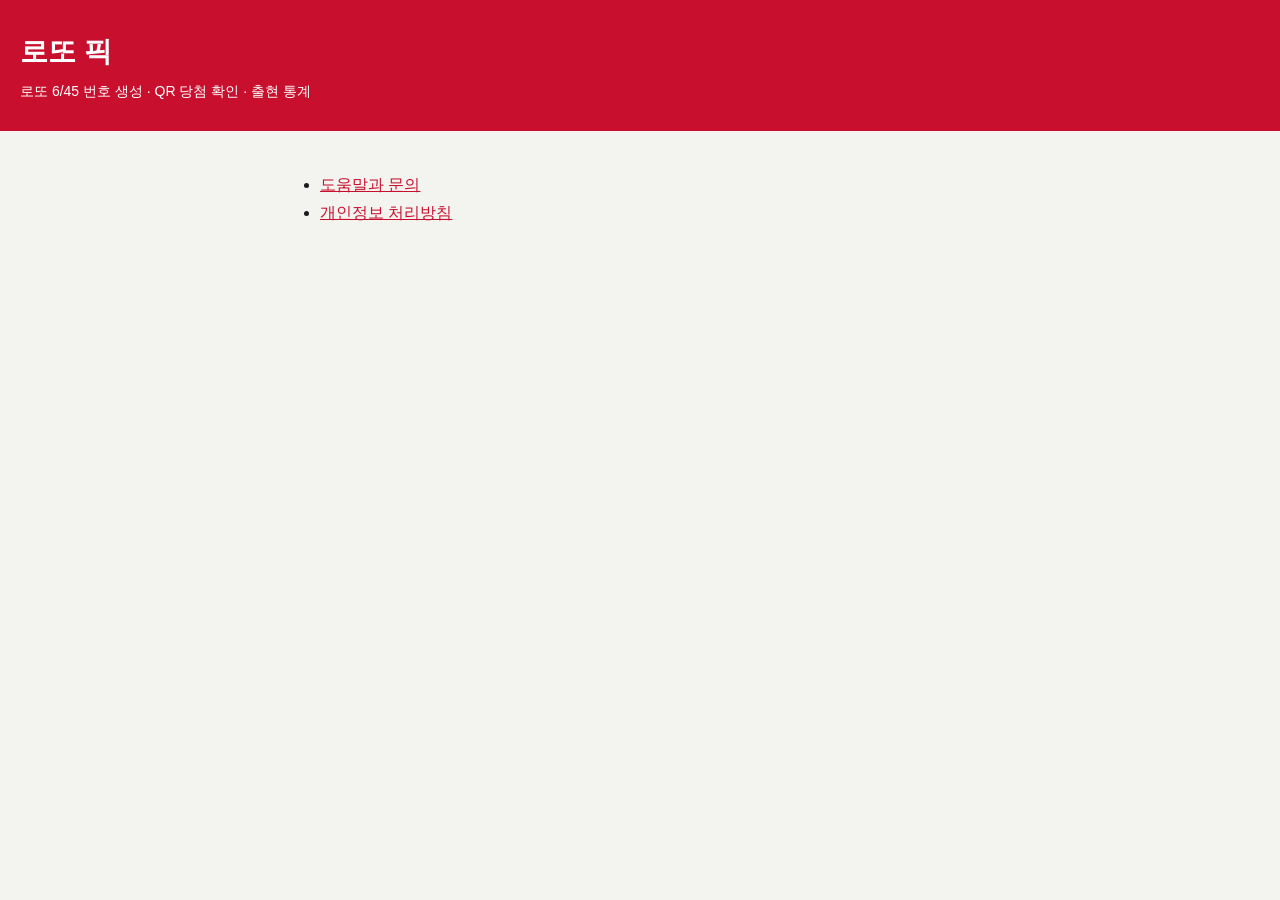
<file: index.html>
<!doctype html>
<html lang="ko">
<head>
<meta charset="utf-8">
<meta name="viewport" content="width=device-width,initial-scale=1">
<title>로또 픽</title>
<link rel="stylesheet" href="style.css">
</head>
<body>
<header><h1>로또 픽</h1><p>로또 6/45 번호 생성 · QR 당첨 확인 · 출현 통계</p></header>
<main>
<ul>
<li><a href="support.html">도움말과 문의</a></li>
<li><a href="privacy.html">개인정보 처리방침</a></li>
</ul>
</main>
</body>
</html>
</file>
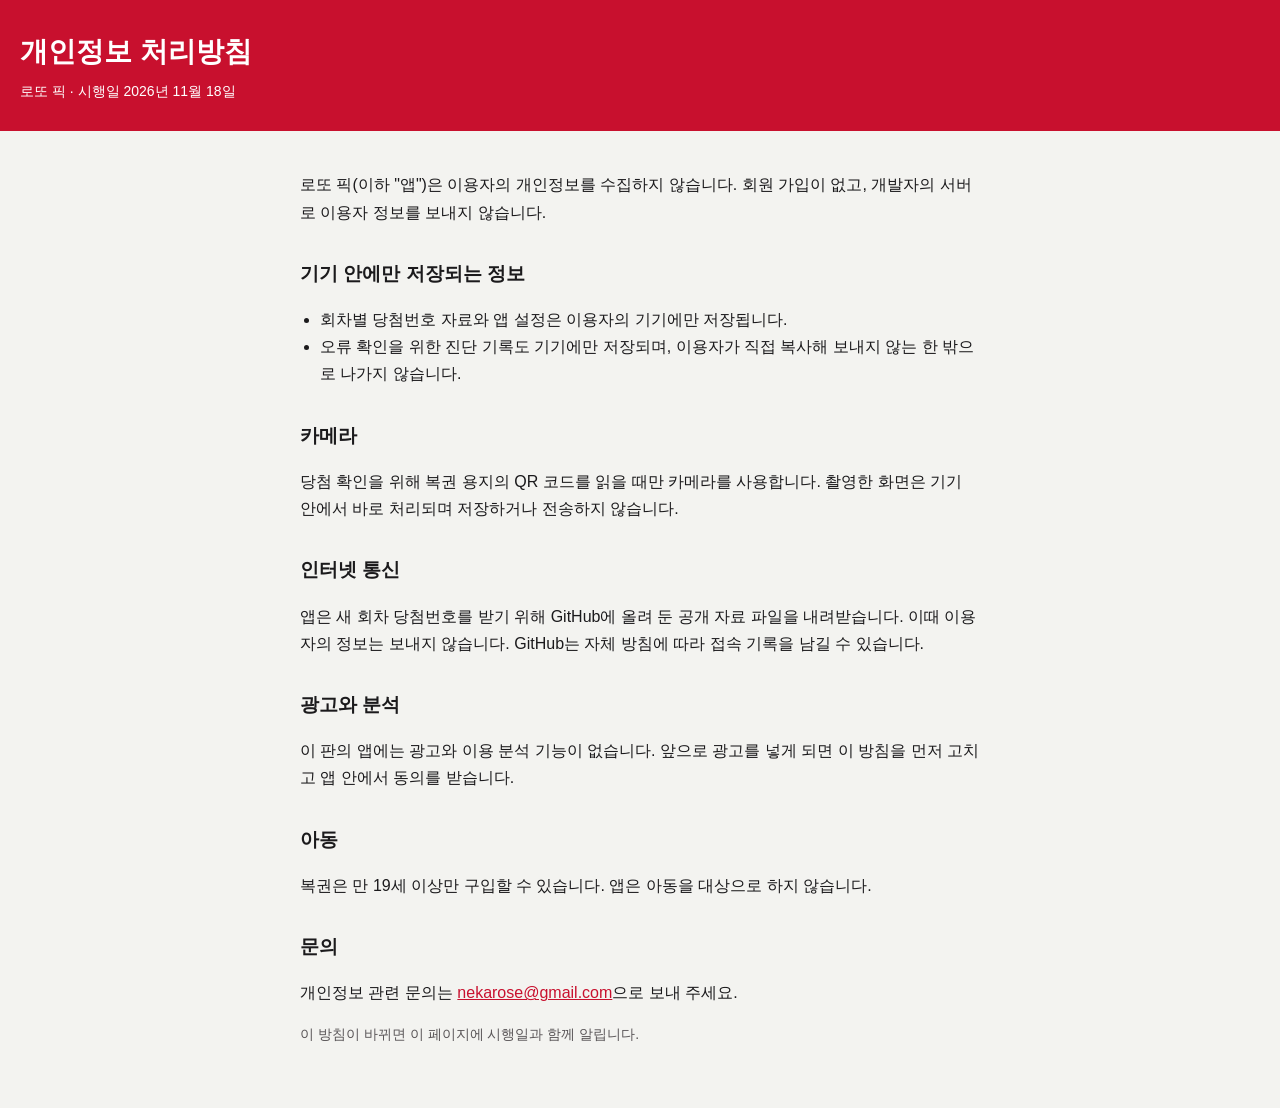
<file: privacy.html>
<!doctype html>
<html lang="ko">
<head>
<meta charset="utf-8">
<meta name="viewport" content="width=device-width,initial-scale=1">
<title>로또 픽 개인정보 처리방침</title>
<link rel="stylesheet" href="style.css">
</head>
<body>
<header><h1>개인정보 처리방침</h1><p>로또 픽 · 시행일 2026년 11월 18일</p></header>
<main>
<p>로또 픽(이하 "앱")은 이용자의 개인정보를 수집하지 않습니다. 회원 가입이 없고, 개발자의 서버로 이용자 정보를 보내지 않습니다.</p>

<h2>기기 안에만 저장되는 정보</h2>
<ul>
<li>회차별 당첨번호 자료와 앱 설정은 이용자의 기기에만 저장됩니다.</li>
<li>오류 확인을 위한 진단 기록도 기기에만 저장되며, 이용자가 직접 복사해 보내지 않는 한 밖으로 나가지 않습니다.</li>
</ul>

<h2>카메라</h2>
<p>당첨 확인을 위해 복권 용지의 QR 코드를 읽을 때만 카메라를 사용합니다. 촬영한 화면은 기기 안에서 바로 처리되며 저장하거나 전송하지 않습니다.</p>

<h2>인터넷 통신</h2>
<p>앱은 새 회차 당첨번호를 받기 위해 GitHub에 올려 둔 공개 자료 파일을 내려받습니다. 이때 이용자의 정보는 보내지 않습니다. GitHub는 자체 방침에 따라 접속 기록을 남길 수 있습니다.</p>

<h2>광고와 분석</h2>
<p>이 판의 앱에는 광고와 이용 분석 기능이 없습니다. 앞으로 광고를 넣게 되면 이 방침을 먼저 고치고 앱 안에서 동의를 받습니다.</p>

<h2>아동</h2>
<p>복권은 만 19세 이상만 구입할 수 있습니다. 앱은 아동을 대상으로 하지 않습니다.</p>

<h2>문의</h2>
<p>개인정보 관련 문의는 <a href="mailto:nekarose@gmail.com">nekarose@gmail.com</a>으로 보내 주세요.</p>
<p class="note">이 방침이 바뀌면 이 페이지에 시행일과 함께 알립니다.</p>
</main>
</body>
</html>
</file>
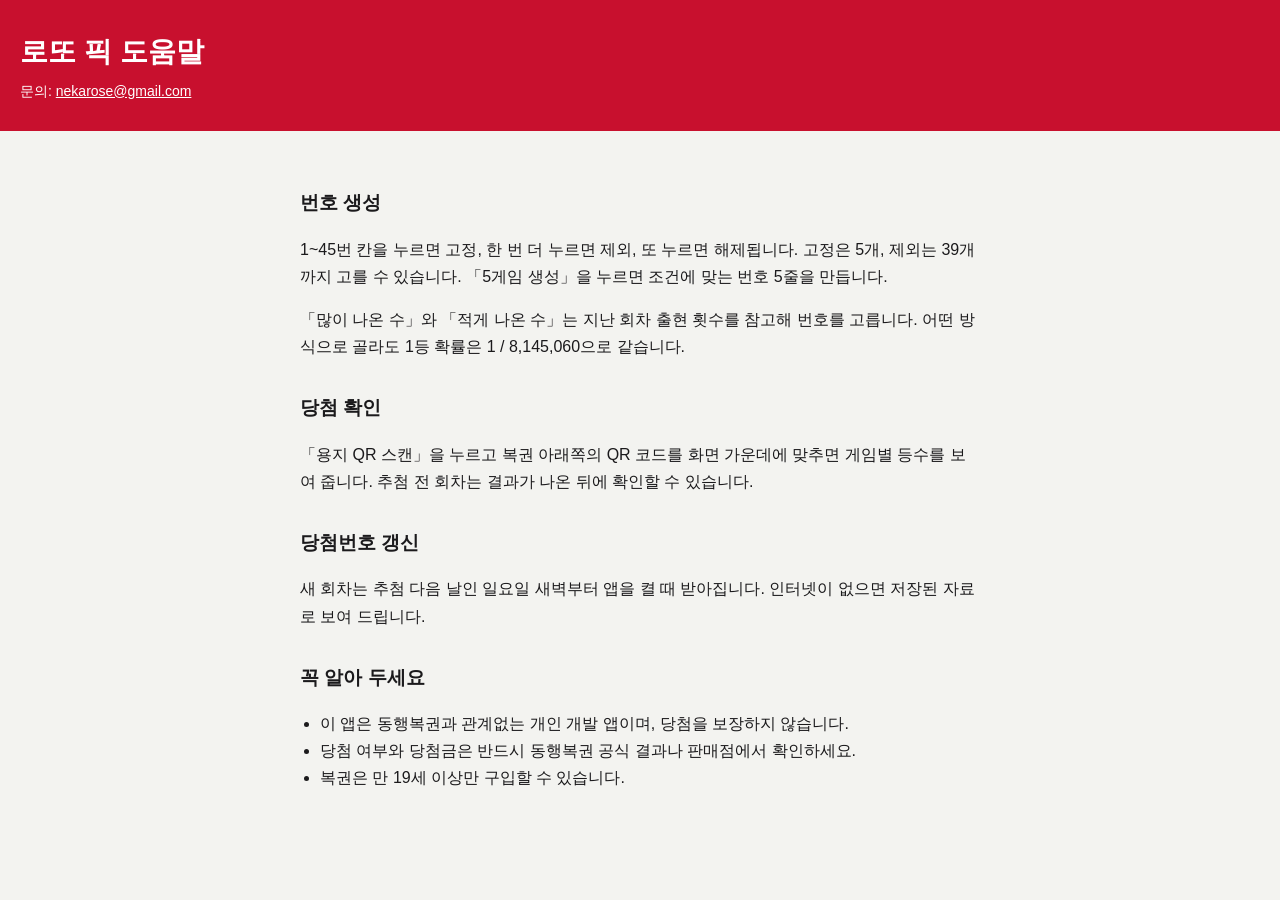
<file: support.html>
<!doctype html>
<html lang="ko">
<head>
<meta charset="utf-8">
<meta name="viewport" content="width=device-width,initial-scale=1">
<title>로또 픽 도움말</title>
<link rel="stylesheet" href="style.css">
</head>
<body>
<header><h1>로또 픽 도움말</h1><p>문의: <a style="color:#fff" href="mailto:nekarose@gmail.com">nekarose@gmail.com</a></p></header>
<main>
<h2>번호 생성</h2>
<p>1~45번 칸을 누르면 고정, 한 번 더 누르면 제외, 또 누르면 해제됩니다. 고정은 5개, 제외는 39개까지 고를 수 있습니다. 「5게임 생성」을 누르면 조건에 맞는 번호 5줄을 만듭니다.</p>
<p>「많이 나온 수」와 「적게 나온 수」는 지난 회차 출현 횟수를 참고해 번호를 고릅니다. 어떤 방식으로 골라도 1등 확률은 1 / 8,145,060으로 같습니다.</p>

<h2>당첨 확인</h2>
<p>「용지 QR 스캔」을 누르고 복권 아래쪽의 QR 코드를 화면 가운데에 맞추면 게임별 등수를 보여 줍니다. 추첨 전 회차는 결과가 나온 뒤에 확인할 수 있습니다.</p>

<h2>당첨번호 갱신</h2>
<p>새 회차는 추첨 다음 날인 일요일 새벽부터 앱을 켤 때 받아집니다. 인터넷이 없으면 저장된 자료로 보여 드립니다.</p>

<h2>꼭 알아 두세요</h2>
<ul>
<li>이 앱은 동행복권과 관계없는 개인 개발 앱이며, 당첨을 보장하지 않습니다.</li>
<li>당첨 여부와 당첨금은 반드시 동행복권 공식 결과나 판매점에서 확인하세요.</li>
<li>복권은 만 19세 이상만 구입할 수 있습니다.</li>
</ul>
</main>
</body>
</html>
</file>
<file: style.css>
:root{--red:#C8102E;--paper:#F3F3F0;--ink:#1B1A1C;--soft:#5A5658}
*{box-sizing:border-box}
body{margin:0;background:var(--paper);color:var(--ink);font:16px/1.7 -apple-system,BlinkMacSystemFont,"Apple SD Gothic Neo","Noto Sans KR",sans-serif}
header{background:var(--red);color:#fff;padding:28px 20px}
header h1{margin:0;font-size:28px;font-weight:900}
header p{margin:4px 0 0;font-size:14px}
main{max-width:720px;margin:0 auto;padding:24px 20px 48px}
h2{font-size:19px;margin:32px 0 8px}
a{color:var(--red)}
.note{color:var(--soft);font-size:14px}
ul{padding-left:20px}
</file>
